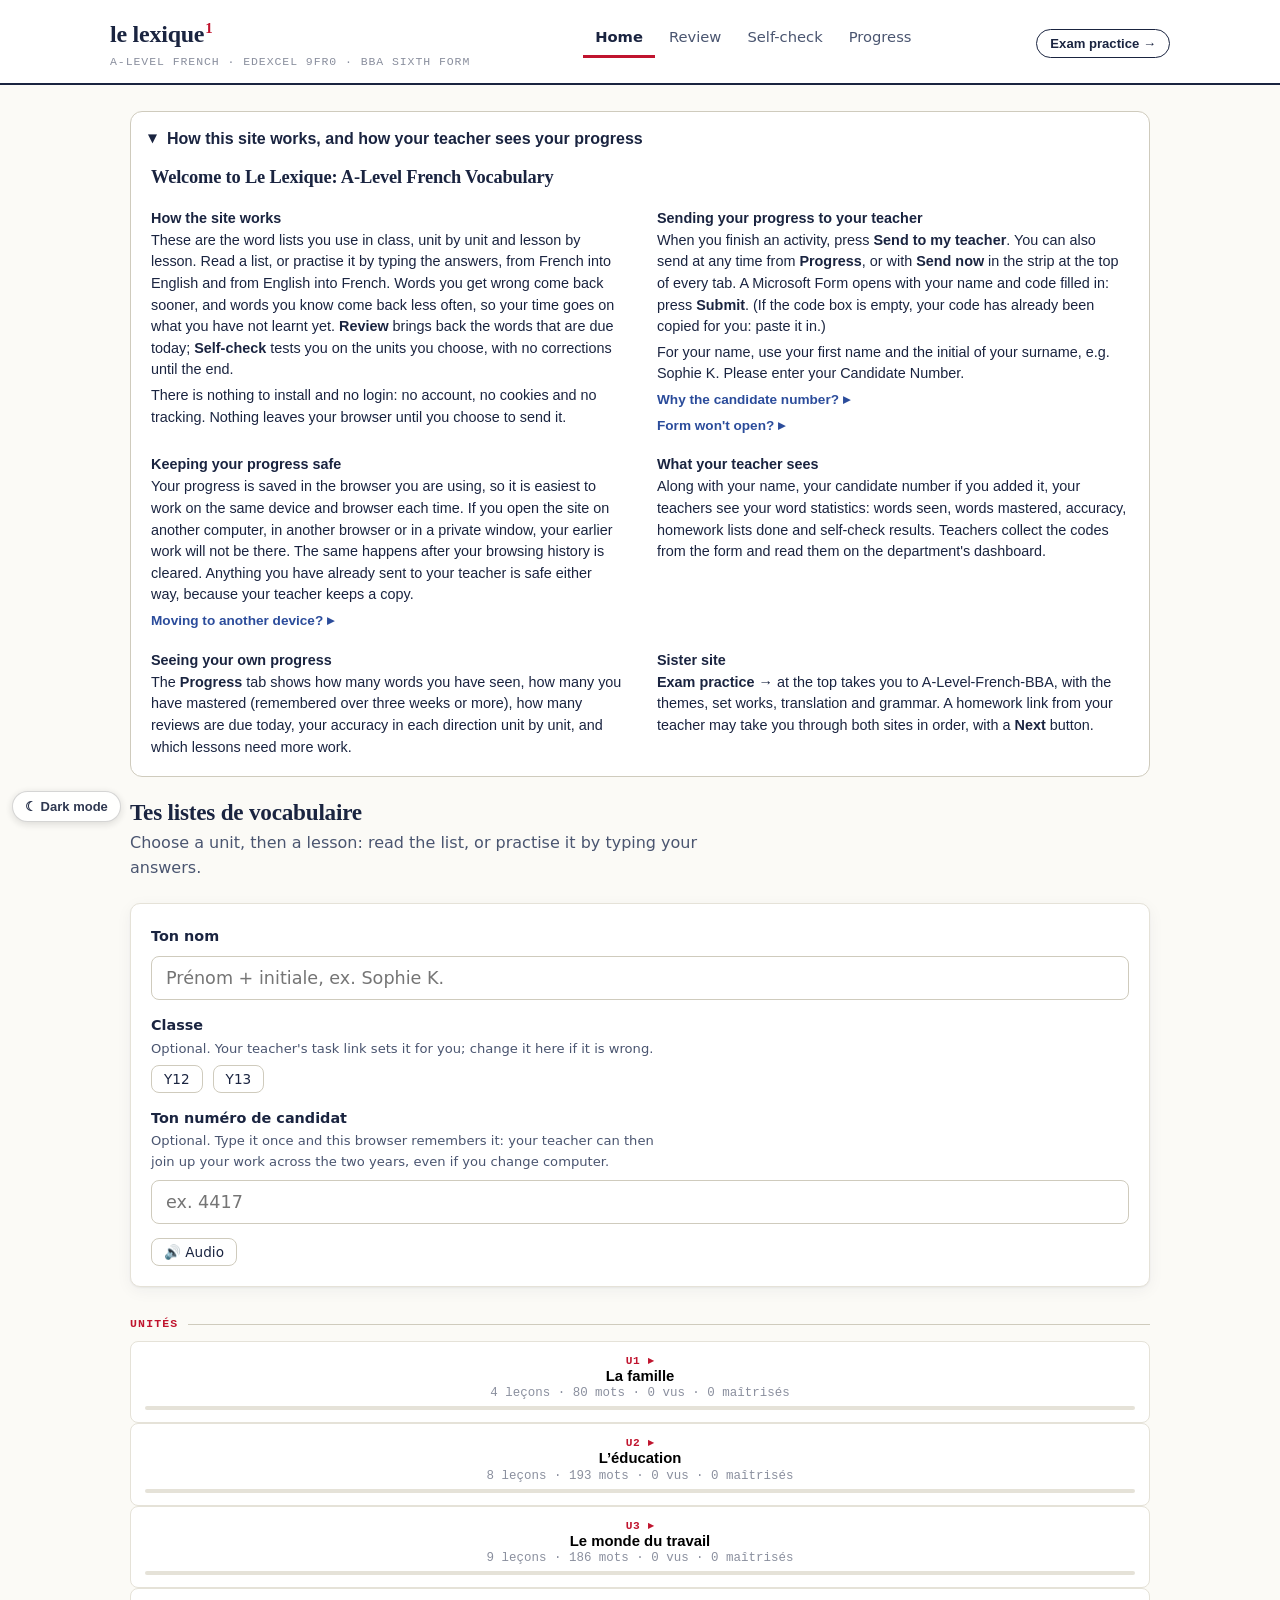
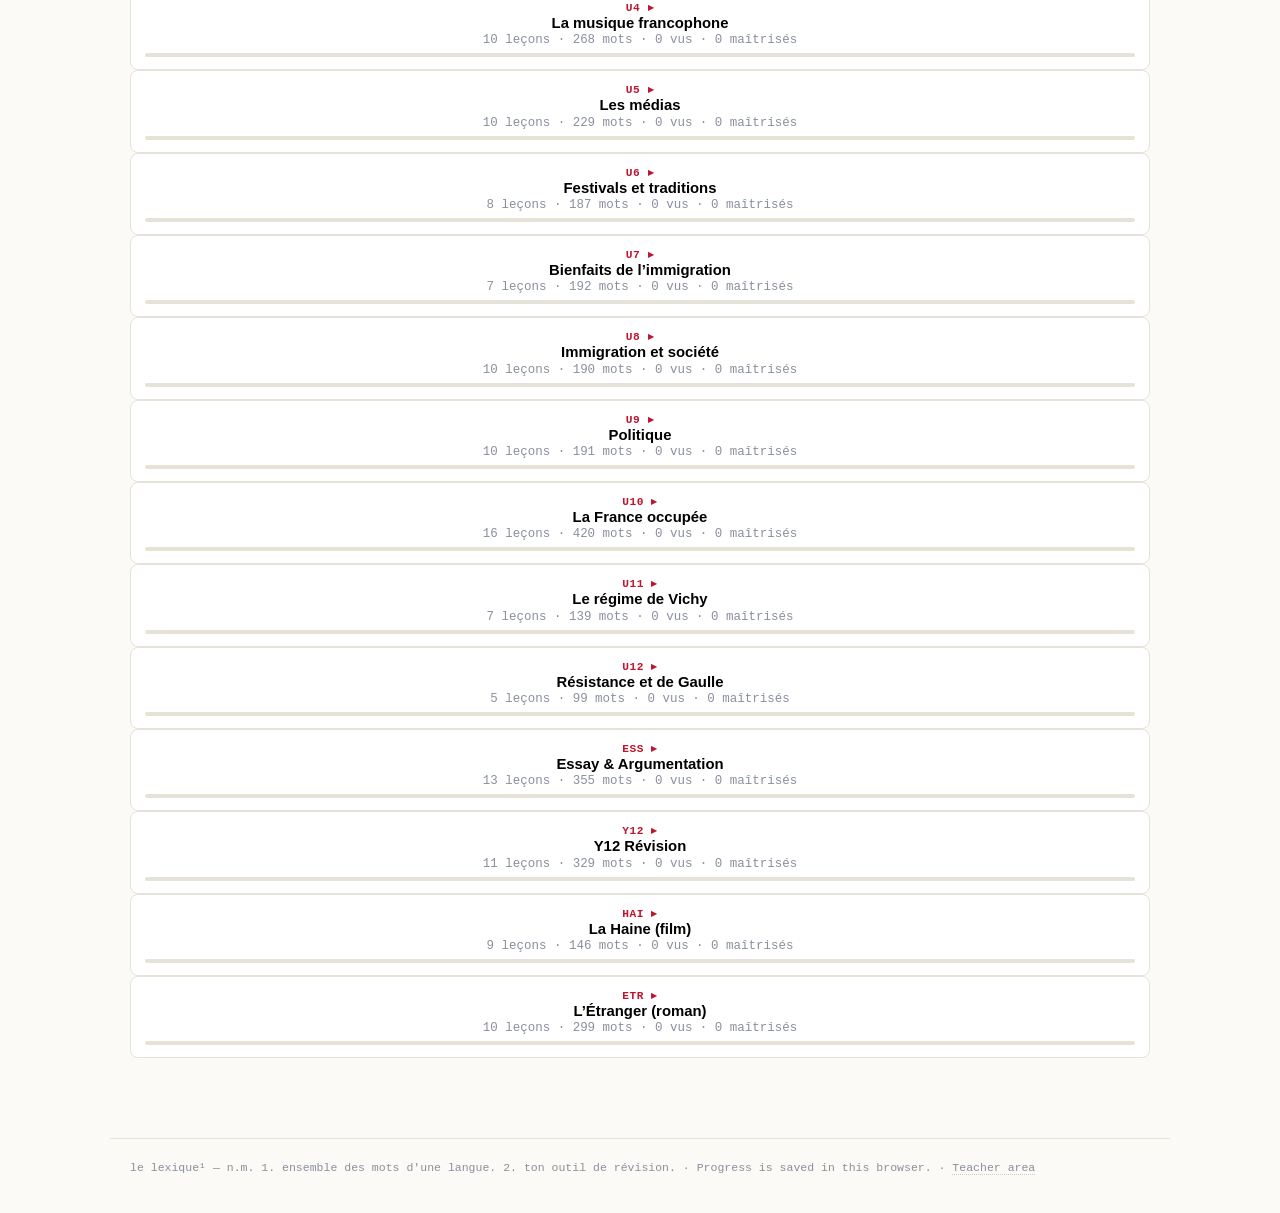
<file: index.html>
<!DOCTYPE html>
<html lang="fr">
<head>
<meta charset="UTF-8">
<meta name="viewport" content="width=device-width, initial-scale=1.0">
<title>Le Lexique · A-Level French BBA</title>
<meta name="description" content="Vocabulaire A-Level French (Edexcel 9FR0) listes du classeur, réponses tapées dans les deux sens, suivi de progression.">
<link rel="stylesheet" href="style.css">
<script src="bba-sequence.js" data-site="lex" data-lang="FR"></script>
<style id="bba-howto-css">
.howto{margin:0 0 22px;border:1px solid #CFCBBD;border-radius:12px;background:#fff;font:400 1rem/1.6 -apple-system,BlinkMacSystemFont,'Segoe UI',Roboto,Helvetica,Arial,sans-serif;color:#1A2440}
.howto>summary{cursor:pointer;list-style:none;padding:14px 18px;font-weight:600;display:flex;gap:10px;align-items:baseline}
.howto>summary::-webkit-details-marker{display:none}
.howto>summary::before{content:"\25B8";display:inline-block;transition:transform .15s}
.howto[open]>summary::before{transform:rotate(90deg)}
.howto .howto-body{padding:0 18px 16px 38px;max-width:46rem}
.howto h2{font:600 1.35rem/1.3 Georgia,'Times New Roman',serif;margin:2px 0 4px}
.howto .who{margin:0 0 12px;color:#4A5570;font-style:italic}
.howto h3{font:600 1rem/1.4 -apple-system,BlinkMacSystemFont,'Segoe UI',Roboto,Helvetica,Arial,sans-serif;margin:16px 0 3px;color:#1A2440;text-transform:none;letter-spacing:0}
.howto p{margin:0 0 6px}
.howto ul{margin:4px 0 6px;padding-left:1.2em}
.howto b.btnname{white-space:nowrap}
@media(max-width:600px){.howto .howto-body{padding:0 16px 14px 16px}}
</style>
<style id="bba-howto-compact">
.howto .howto-body{max-width:none;padding:0 20px 14px 20px;font-size:.9rem;line-height:1.5}
.howto h2{font-size:1.15rem;margin:0 0 8px}
.howto .hw-grid{display:grid;grid-template-columns:1fr 1fr;gap:4px 34px}
.howto .hw h3{font-size:.9rem;margin:10px 0 2px}
.howto .hw p{margin:0 0 4px}
.howto details.more{margin:2px 0 4px}
.howto details.more>summary{cursor:pointer;color:#2B4C9B;font-weight:600;font-size:.85rem;list-style:none;display:inline}
.howto details.more>summary::-webkit-details-marker{display:none}
.howto details.more>summary::after{content:" \25B8"}
.howto details.more[open]>summary::after{content:" \25BE"}
.howto details.more>p{margin:4px 0 2px;padding:6px 10px;background:#F6F5F0;border-radius:6px;font-size:.85rem}
@media(max-width:820px){.howto .hw-grid{grid-template-columns:1fr}.howto .howto-body{padding:0 16px 12px}}
</style>
<script src="bba-theme.js"></script>
</head>
<body>
<header class="site">
  <div class="site-inner">
    <div>
      <div class="brand">le lexique<sup>1</sup></div>
      <div class="brand-sub">A-Level French · Edexcel 9FR0 · BBA Sixth Form</div>
    </div>
    <nav class="tabs" aria-label="Main navigation">
      <button id="tab-accueil" aria-selected="true">Home</button>
      <button id="tab-revision" aria-selected="false">Review</button>
      <button id="tab-examen" aria-selected="false">Self-check</button>
      <button id="tab-suivi" aria-selected="false">Progress</button>
    </nav>
    <a class="xsite" href="https://artmemry.github.io/A-Level-French-BBA/" style="font:600 .82rem/1.2 -apple-system,BlinkMacSystemFont,'Segoe UI',Roboto,Helvetica,Arial,sans-serif;color:#1A2440;text-decoration:none;border:1.5px solid #1A2440;border-radius:99px;padding:6px 13px;white-space:nowrap;align-self:center;margin-left:auto" title="The A-Level site: reading, translation, essays, grammar and speaking">Exam practice →</a>
  </div>
</header>

<div id="sendbar" class="sendbar hidden" role="status"></div>
<div id="taskbar" class="sendbar hidden" role="status"></div>

<main>
<details class="howto" id="bba-howto" data-site="lex-fr" lang="en-GB"><summary>How this site works, and how your teacher sees your progress</summary><div class="howto-body"><h2>Welcome to Le Lexique: A-Level French Vocabulary</h2><div class="hw-grid"><section class="hw"><h3>How the site works</h3><p>These are the word lists you use in class, unit by unit and lesson by lesson. Read a list, or practise it by typing the answers, from French into English and from English into French. Words you get wrong come back sooner, and words you know come back less often, so your time goes on what you have not learnt yet. <b>Review</b> brings back the words that are due today; <b>Self-check</b> tests you on the units you choose, with no corrections until the end.</p><p>There is nothing to install and no login: no account, no cookies and no tracking. Nothing leaves your browser until you choose to send it.</p></section><section class="hw"><h3>Sending your progress to your teacher</h3><p>When you finish an activity, press <b class=btnname>Send to my teacher</b>. You can also send at any time from <b>Progress</b>, or with <b class=btnname>Send now</b> in the strip at the top of every tab. A Microsoft Form opens with your name and code filled in: press <b>Submit</b>. (If the code box is empty, your code has already been copied for you: paste it in.)</p><p>For your name, use your first name and the initial of your surname, e.g. Sophie K. Please enter your Candidate Number.</p><details class="more"><summary>Why the candidate number?</summary><p>If you add it, your teacher can join up your work even if you change computer.</p></details><details class="more"><summary>Form won't open?</summary><p>Press <b class=btnname>Copy the code</b> in Progress and send it to your teacher by email or Teams. The strip at the top of every tab tells you whether your teacher has received your latest work.</p></details></section><section class="hw"><h3>Keeping your progress safe</h3><p>Your progress is saved in the browser you are using, so it is easiest to work on the same device and browser each time. If you open the site on another computer, in another browser or in a private window, your earlier work will not be there. The same happens after your browsing history is cleared. Anything you have already sent to your teacher is safe either way, because your teacher keeps a copy.</p><details class="more"><summary>Moving to another device?</summary><p>To take your progress with you, press <b>Back up</b> in <b>Progress</b>. This saves a small file you can keep on your hard drive or OneDrive or email to yourself. On the new device, press <b>Restore</b> and choose that file.</p></details></section><section class="hw"><h3>What your teacher sees</h3><p>Along with your name, your candidate number if you added it, your teachers see your word statistics: words seen, words mastered, accuracy, homework lists done and self-check results. Teachers collect the codes from the form and read them on the department's dashboard.</p></section><section class="hw"><h3>Seeing your own progress</h3><p>The <b>Progress</b> tab shows how many words you have seen, how many you have mastered (remembered over three weeks or more), how many reviews are due today, your accuracy in each direction unit by unit, and which lessons need more work.</p></section><section class="hw"><h3>Sister site</h3><p><b>Exam practice →</b> at the top takes you to A-Level-French-BBA, with the themes, set works, translation and grammar. A homework link from your teacher may take you through both sites in order, with a <b>Next</b> button.</p></section></div></div></details>
<script>
(function(){var d=document.getElementById("bba-howto"),k="bba-howto-seen:"+d.getAttribute("data-site"),seen=false;
try{seen=localStorage.getItem(k)==="1"}catch(e){}
if(!seen){d.open=true;try{localStorage.setItem(k,"1")}catch(e){}}})();
</script>
  <section id="view-accueil"></section>
  <section id="view-revision" class="hidden"></section>
  <section id="view-examen" class="hidden"></section>
  <section id="view-suivi" class="hidden"></section>
</main>

<footer class="site">
  le lexique¹ — n.m. 1. ensemble des mots d'une langue. 2. ton outil de révision.
  · Progress is saved in this browser.
  · <a href="https://artmemry.github.io/A-Level-French-BBA/teacher.html" class="teacher-link" rel="noopener">Teacher area</a>
</footer>

<script src="data/corpus.js"></script>
<script src="data/synonyms.js"></script>
<script src="data/genre.js"></script>
<script src="assignments.js"></script>
<script src="app.js"></script>
</body>
</html>
</file>
<file: style.css>
/* Le Lexique — design system
   Direction: French lexicography. Dictionary-entry cards, red homograph
   numerals as the signature, ink blue + Robert red on near-white paper. */

:root{
  --paper:#FBFAF6;
  --card:#FFFFFF;
  --ink:#1A2440;
  --ink-soft:#4A5570;
  --muted:#8A8F9E;
  --rouge:#C0142E;      /* sense numerals, traps, accents */
  --bleu:#2B4C9B;       /* actions, links */
  --bleu-pale:#EDF1FA;
  --vert:#2E7D52;       /* correct */
  --vert-pale:#EAF4EE;
  --rouge-pale:#FBEDEE;
  --line:#E5E2D8;
  --line-strong:#CFCBBD;
  --radius:10px;
  --shadow:0 1px 2px rgba(26,36,64,.06), 0 4px 16px rgba(26,36,64,.05);
  --font-display:"Fraunces", Georgia, serif;
  --font-body:"IBM Plex Sans", system-ui, sans-serif;
  --font-mono:"IBM Plex Mono", ui-monospace, monospace;
}

*{box-sizing:border-box}
html{-webkit-text-size-adjust:100%}
body{
  margin:0; background:var(--paper); color:var(--ink);
  font-family:var(--font-body); font-size:16px; line-height:1.55;
}
:focus-visible{outline:2px solid var(--bleu); outline-offset:2px; border-radius:4px}
@media (prefers-reduced-motion:reduce){
  *,*::before,*::after{animation:none!important; transition:none!important}
}

/* ── header ── */
header.site{
  border-bottom:2px solid var(--ink);
  background:var(--card);
  padding:0 20px;
}
.site-inner{max-width:1060px; margin:0 auto; display:flex; align-items:baseline; gap:18px; flex-wrap:wrap; padding:16px 0 12px}
.brand{font-family:var(--font-display); font-weight:600; font-size:1.5rem; letter-spacing:-.01em}
.brand sup{color:var(--rouge); font-size:.62em; font-weight:700; margin-left:1px}
.brand-sub{font-family:var(--font-mono); font-size:.72rem; color:var(--muted); text-transform:uppercase; letter-spacing:.08em}
nav.tabs{display:flex; gap:2px; margin-left:auto; flex-wrap:wrap}
nav.tabs button{
  font-family:var(--font-body); font-size:.92rem; font-weight:500;
  background:none; border:none; border-bottom:3px solid transparent;
  padding:8px 12px 10px; color:var(--ink-soft); cursor:pointer;
}
nav.tabs button:hover{color:var(--ink)}
nav.tabs button[aria-selected="true"]{color:var(--ink); border-bottom-color:var(--rouge); font-weight:600}

main{max-width:1060px; margin:0 auto; padding:26px 20px 80px}

h1,h2,h3{font-family:var(--font-display); font-weight:600; letter-spacing:-.01em; line-height:1.2}
h2{font-size:1.45rem; margin:0 0 4px}
h3{font-size:1.1rem; margin:0 0 6px}
.lede{color:var(--ink-soft); margin:0 0 22px; max-width:62ch}

/* ── generic card ── */
.card{background:var(--card); border:1px solid var(--line); border-radius:var(--radius); box-shadow:var(--shadow); padding:20px}
.grid{display:grid; gap:14px}
@media(min-width:720px){ .grid.cols-2{grid-template-columns:1fr 1fr} .grid.cols-3{grid-template-columns:repeat(3,1fr)} }

/* ── buttons ── */
.btn{
  font-family:var(--font-body); font-size:.95rem; font-weight:600;
  border-radius:8px; border:1.5px solid var(--ink); background:var(--card); color:var(--ink);
  padding:9px 18px; cursor:pointer; transition:background .12s ease;
}
.btn:hover{background:var(--bleu-pale)}
.btn.primary{background:var(--bleu); border-color:var(--bleu); color:#fff}
.btn.primary:hover{background:#233F82}
.btn.ghost{border-color:var(--line-strong); font-weight:500}
.btn.small{padding:5px 12px; font-size:.85rem}
.btn:disabled{opacity:.45; cursor:default}
.btn-row{display:flex; gap:10px; flex-wrap:wrap; margin-top:14px}

/* ── unit picker ── */
.unit-grid{display:grid; gap:10px; grid-template-columns:repeat(auto-fill,minmax(230px,1fr)); margin:14px 0 8px}
.unit-tile{
  display:flex; align-items:flex-start; gap:10px; padding:12px 14px;
  border:1px solid var(--line); border-radius:8px; background:var(--card); cursor:pointer;
  transition:border-color .12s ease;
}
.unit-tile:hover{border-color:var(--bleu)}
.unit-tile.on{border-color:var(--bleu); background:var(--bleu-pale)}
.unit-tile input{margin-top:4px; accent-color:var(--bleu)}
.unit-tile .u-code{font-family:var(--font-mono); font-size:.7rem; color:var(--rouge); font-weight:700; letter-spacing:.05em}
.unit-tile .u-name{font-weight:600; font-size:.93rem; line-height:1.3}
.unit-tile .u-meta{font-size:.78rem; color:var(--muted); font-family:var(--font-mono)}
.unit-tile .u-bar{height:4px; background:var(--line); border-radius:2px; margin-top:6px; overflow:hidden}
.unit-tile .u-bar i{display:block; height:100%; background:var(--vert)}

/* ── dictionary entry (the signature) ── */
.entry{
  background:var(--card); border:1px solid var(--line-strong); border-radius:var(--radius);
  box-shadow:var(--shadow); padding:26px 28px; position:relative;
}
.entry::before{
  content:""; position:absolute; inset:8px; border:1px solid var(--line); border-radius:6px; pointer-events:none;
}
.headword{font-family:var(--font-display); font-size:2rem; font-weight:600}
.headword sup{color:var(--rouge); font-weight:700; font-size:.55em}
.gramm{font-style:italic; color:var(--muted); font-size:.95rem; margin-left:8px}
.entry .ctx{font-size:1.15rem; margin:16px 0 4px; line-height:1.6}
.entry .ctx mark{background:none; color:var(--rouge); font-weight:700}
.entry .ctx .gap{
  display:inline-block; min-width:5.5ch; border-bottom:2px solid var(--rouge);
  color:var(--rouge); font-weight:700; text-align:center; padding:0 4px;
}
.entry-meta{font-family:var(--font-mono); font-size:.72rem; color:var(--muted); letter-spacing:.05em; text-transform:uppercase}

/* ── options ── */
.opts{display:grid; gap:8px; margin-top:18px}
@media(min-width:640px){ .opts.two-col{grid-template-columns:1fr 1fr} }
.opt{
  text-align:left; font-size:1rem; font-family:var(--font-body);
  border:1.5px solid var(--line-strong); border-radius:8px; background:var(--card);
  padding:11px 14px; cursor:pointer; display:flex; gap:10px; align-items:baseline;
  transition:border-color .1s ease, background .1s ease;
}
.opt:hover{border-color:var(--bleu)}
.opt .k{font-family:var(--font-mono); font-size:.72rem; color:var(--muted); min-width:1.2em}
.opt.good{border-color:var(--vert); background:var(--vert-pale)}
.opt.bad{border-color:var(--rouge); background:var(--rouge-pale)}
.opt.dim{opacity:.55}
.opt:disabled{cursor:default}
.opt .tag{margin-left:auto; font-family:var(--font-mono); font-size:.7rem; color:var(--muted)}

/* checkbox variant (select-all) */
.opt.check input{accent-color:var(--bleu)}

/* ── feedback ── */
.feedback{margin-top:14px; padding:12px 14px; border-radius:8px; font-size:.95rem}
.feedback.good{background:var(--vert-pale); border:1px solid var(--vert); color:#1D5A3A}
.feedback.bad{background:var(--rouge-pale); border:1px solid var(--rouge); color:#8A1020}
.feedback.info{background:var(--bleu-pale); border:1px solid var(--bleu); color:#1E3A75}
.feedback .note{display:block; margin-top:6px; font-size:.88rem; color:var(--ink-soft)}

/* ── flashcard ── */
.fc-back{border-top:1px dashed var(--line-strong); margin-top:16px; padding-top:16px}
.fc-answers{font-size:1.25rem; font-weight:600}
.grade-row{display:flex; gap:8px; flex-wrap:wrap; margin-top:16px}
.grade-row .btn{flex:1; min-width:100px}
.g-again{border-color:var(--rouge); color:var(--rouge)}
.g-hard{border-color:#B07B12; color:#8A5F0A}
.g-good{border-color:var(--vert); color:var(--vert)}
.g-easy{border-color:var(--bleu); color:var(--bleu)}

/* typed input */
input.typed{
  font-family:var(--font-body); font-size:1.1rem; width:100%;
  border:1.5px solid var(--line-strong); border-radius:8px; padding:11px 14px; margin-top:16px;
  background:var(--card); color:var(--ink);
}
input.typed:focus{border-color:var(--bleu)}

/* ── session chrome ── */
.session-bar{display:flex; align-items:center; gap:14px; margin-bottom:16px; flex-wrap:wrap}
.progress{flex:1; min-width:140px; height:6px; background:var(--line); border-radius:3px; overflow:hidden}
.progress i{display:block; height:100%; background:var(--bleu); transition:width .25s ease}
.session-count{font-family:var(--font-mono); font-size:.8rem; color:var(--muted)}
.score-pill{font-family:var(--font-mono); font-size:.8rem; padding:3px 10px; border-radius:99px; background:var(--bleu-pale); color:var(--bleu)}

/* ── suivi ── */
table.stats{width:100%; border-collapse:collapse; font-size:.9rem}
table.stats th{
  text-align:left; font-family:var(--font-mono); font-size:.7rem; text-transform:uppercase;
  letter-spacing:.06em; color:var(--muted); border-bottom:2px solid var(--ink); padding:8px 10px;
}
table.stats td{border-bottom:1px solid var(--line); padding:8px 10px; vertical-align:top}
table.stats td.num{font-family:var(--font-mono); text-align:right}
.bar{height:6px; background:var(--line); border-radius:3px; overflow:hidden; min-width:80px}
.bar i{display:block; height:100%; background:var(--vert)}
.bar i.warn{background:#C98A12}
.bar i.low{background:var(--rouge)}
.conf-pair{display:inline-block; background:var(--rouge-pale); border:1px solid var(--rouge); color:#8A1020;
  border-radius:6px; padding:2px 8px; font-size:.82rem; margin:2px 4px 2px 0}
.conf-pair b{font-weight:700}

textarea.code{
  width:100%; min-height:110px; font-family:var(--font-mono); font-size:.78rem;
  border:1.5px solid var(--line-strong); border-radius:8px; padding:10px; background:var(--card); color:var(--ink);
}
.kpi-row{display:grid; gap:12px; grid-template-columns:repeat(auto-fit,minmax(150px,1fr)); margin:16px 0}
.kpi{background:var(--card); border:1px solid var(--line); border-radius:8px; padding:14px 16px}
.kpi .n{font-family:var(--font-display); font-size:1.9rem; font-weight:600; line-height:1}
.kpi .n small{font-size:.5em; color:var(--muted); font-family:var(--font-mono)}
.kpi .l{font-family:var(--font-mono); font-size:.7rem; text-transform:uppercase; letter-spacing:.06em; color:var(--muted); margin-top:4px}

.pill-select{display:flex; gap:6px; flex-wrap:wrap}
.pill-select button{
  border:1.5px solid var(--line-strong); background:var(--card); border-radius:99px;
  padding:6px 14px; font-size:.88rem; cursor:pointer; font-family:var(--font-body); color:var(--ink);
}
.pill-select button.on{border-color:var(--bleu); background:var(--bleu-pale); color:var(--bleu); font-weight:600}

.section-label{
  font-family:var(--font-mono); font-size:.72rem; text-transform:uppercase; letter-spacing:.1em;
  color:var(--rouge); font-weight:700; margin:28px 0 8px; display:flex; align-items:center; gap:10px;
}
.section-label::after{content:""; flex:1; height:1px; background:var(--line-strong)}

.match-cols{display:grid; grid-template-columns:1fr 1fr; gap:10px; margin-top:16px}
.match-cols .opt.sel{border-color:var(--bleu); background:var(--bleu-pale)}
.match-cols .opt.paired{border-color:var(--vert); background:var(--vert-pale); cursor:default}

footer.site{max-width:1060px; margin:0 auto; padding:20px; border-top:1px solid var(--line);
  font-family:var(--font-mono); font-size:.72rem; color:var(--muted)}
.hidden{display:none!important}

/* ── floating accent pad (EN → FR typing) ── */
.accent-pad{
  position:fixed; left:50%; transform:translateX(-50%);
  bottom:max(14px, env(safe-area-inset-bottom));
  display:flex; gap:4px; flex-wrap:wrap; justify-content:center;
  background:var(--card); border:1.5px solid var(--ink); border-radius:12px;
  box-shadow:0 6px 24px rgba(26,36,64,.18);
  padding:8px 10px; z-index:50; max-width:min(96vw, 560px);
}
.accent-pad button{
  font-family:var(--font-display); font-size:1.25rem; line-height:1;
  min-width:38px; padding:8px 6px;
  border:1px solid var(--line-strong); border-radius:8px;
  background:var(--paper); color:var(--ink); cursor:pointer;
}
.accent-pad button:hover{border-color:var(--bleu); background:var(--bleu-pale)}
.accent-pad button:active{background:var(--bleu); color:#fff}
body.pad-on main{padding-bottom:150px}

/* ── speak buttons ── */
button.speak{
  border:1px solid var(--line-strong); background:var(--card); border-radius:8px;
  font-size:1rem; padding:4px 8px; cursor:pointer; vertical-align:middle;
}
button.speak.small{font-size:.8rem; padding:2px 6px}
button.speak:hover{border-color:var(--bleu); background:var(--bleu-pale)}

/* ── print (Liste view as handout) ── */
@media print{
  header.site nav, footer.site, .no-print, .accent-pad, button.speak, .btn{display:none!important}
  body{background:#fff}
  main{padding:0; max-width:none}
  table.stats th{border-bottom:2px solid #000; color:#000}
  table.stats td{border-bottom:1px solid #999}
  h2{font-size:1.2rem}
}

/* ── the strip that says what the teacher has ──
   It sits under the header on every tab, so the answer to "has my teacher
   seen this?" is never more than a glance away. Amber when something is
   waiting, green when nothing is. */
.sendbar{
  border-bottom:1px solid var(--line-strong);
  background:var(--bleu-pale);
  padding:0 20px;
  font-size:.9rem;
}
.sendbar.hidden{display:none}
.sendbar-inner{
  max-width:1060px; margin:0 auto; padding:9px 0;
  display:flex; align-items:center; gap:12px; flex-wrap:wrap;
}
.sendbar .dot{
  width:9px; height:9px; border-radius:50%; flex:0 0 auto; background:var(--bleu);
}
.sendbar .txt{flex:1; min-width:200px; line-height:1.4}
.sendbar .txt b{font-weight:600}
.sendbar .ago{color:var(--ink-soft)}
.sendbar.waiting{background:#FDF6EC; border-bottom-color:#E4CFA6}
.sendbar.waiting .dot{background:#B07B12}
.sendbar.clear{background:var(--vert-pale); border-bottom-color:#BFD9CB}
.sendbar.clear .dot{background:var(--vert)}
.sendbar .btn{padding:5px 12px; font-size:.85rem}
@media print{.sendbar{display:none}}

/* ── the send panel at the end of an activity ── */
.send-card{margin-top:14px; border-color:var(--bleu)!important}
.send-card .send-what{font-size:.9rem; color:var(--ink-soft); margin:2px 0 0}
.send-card .btn.primary{font-size:1rem; padding:10px 18px}
.send-name{margin-top:10px}

/* ── the task strip: what is set this week, on every tab ── */
.sendbar.task{background:var(--bleu-pale); border-bottom-color:#C9D3EA}
.sendbar.task .dot{background:var(--bleu)}
.sendbar.task.clear{background:var(--vert-pale); border-bottom-color:#BFD9CB}
.sendbar.task.clear .dot{background:var(--vert)}

/* the discreet way in for teachers, at the foot of every page */
footer.site a.teacher-link{color:var(--muted);text-decoration:none;border-bottom:1px dotted var(--line-strong)}
footer.site a.teacher-link:hover{color:var(--ink)}
</file>
